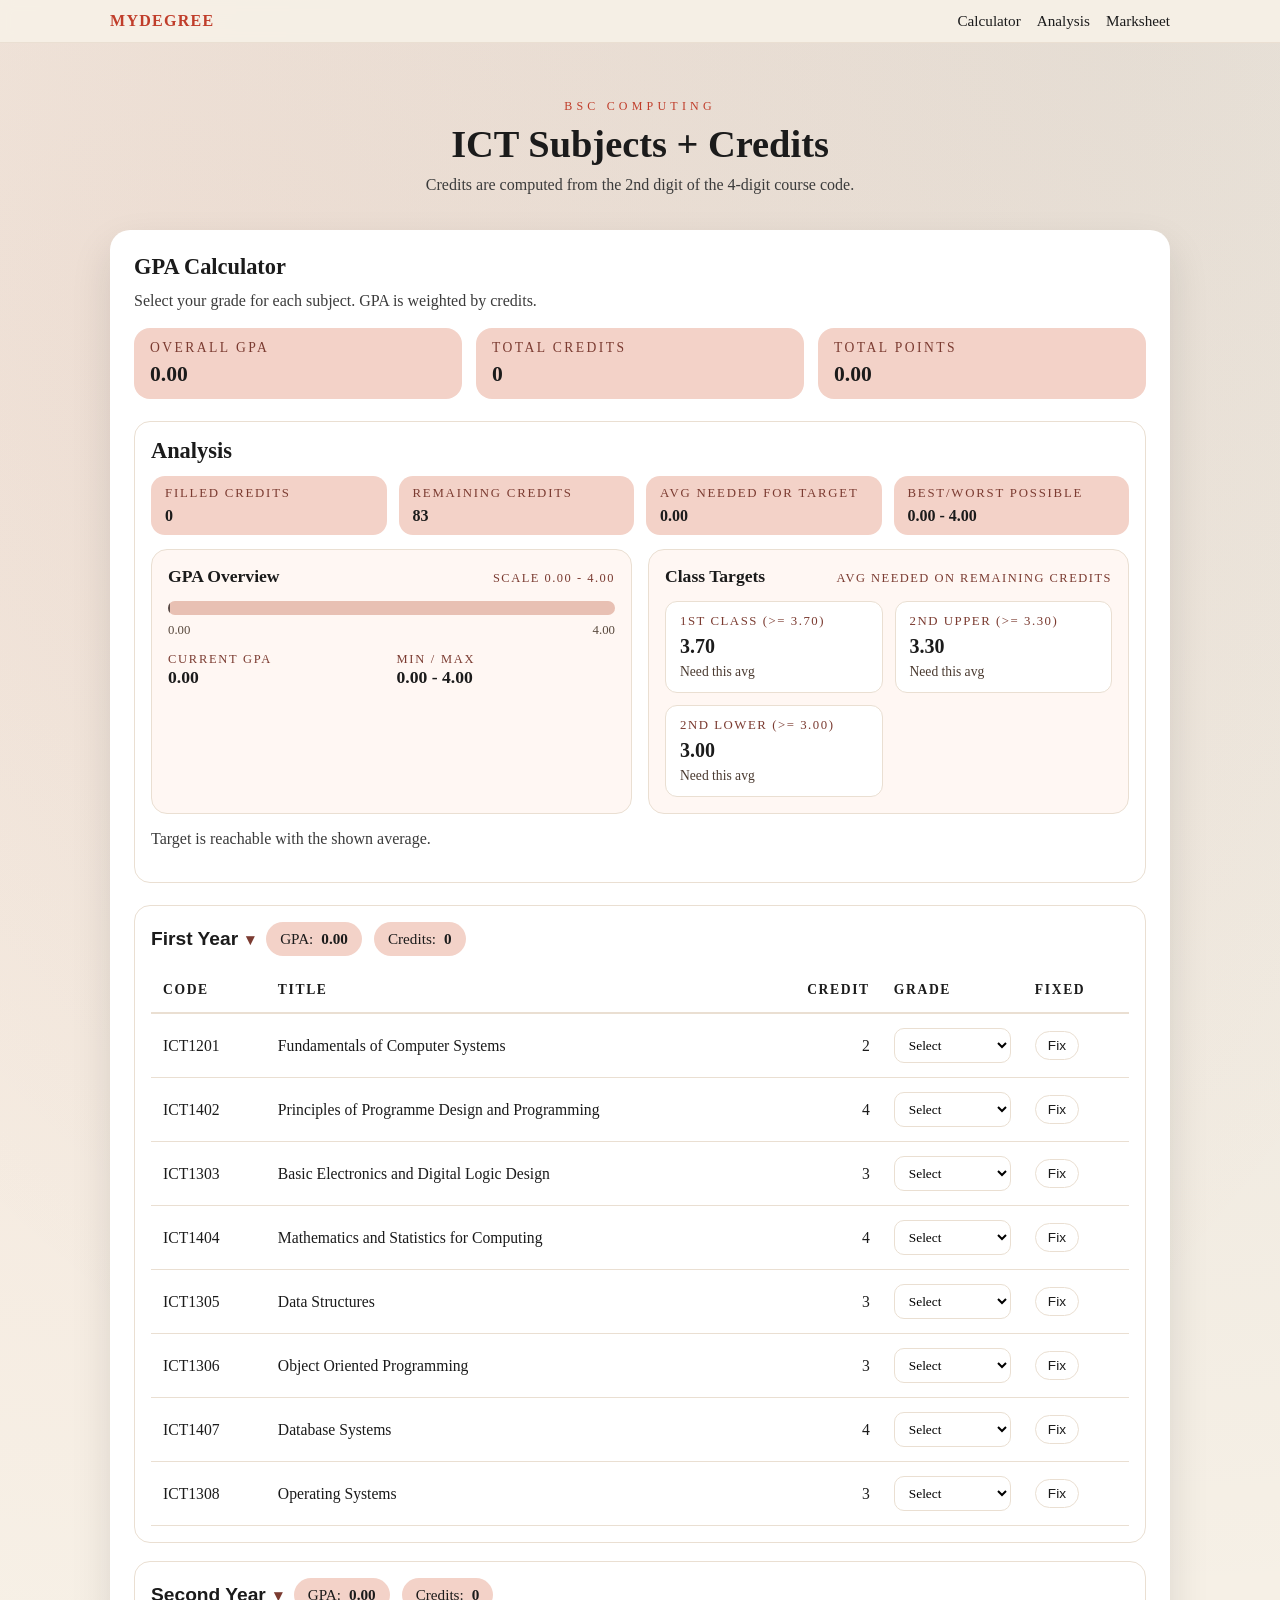
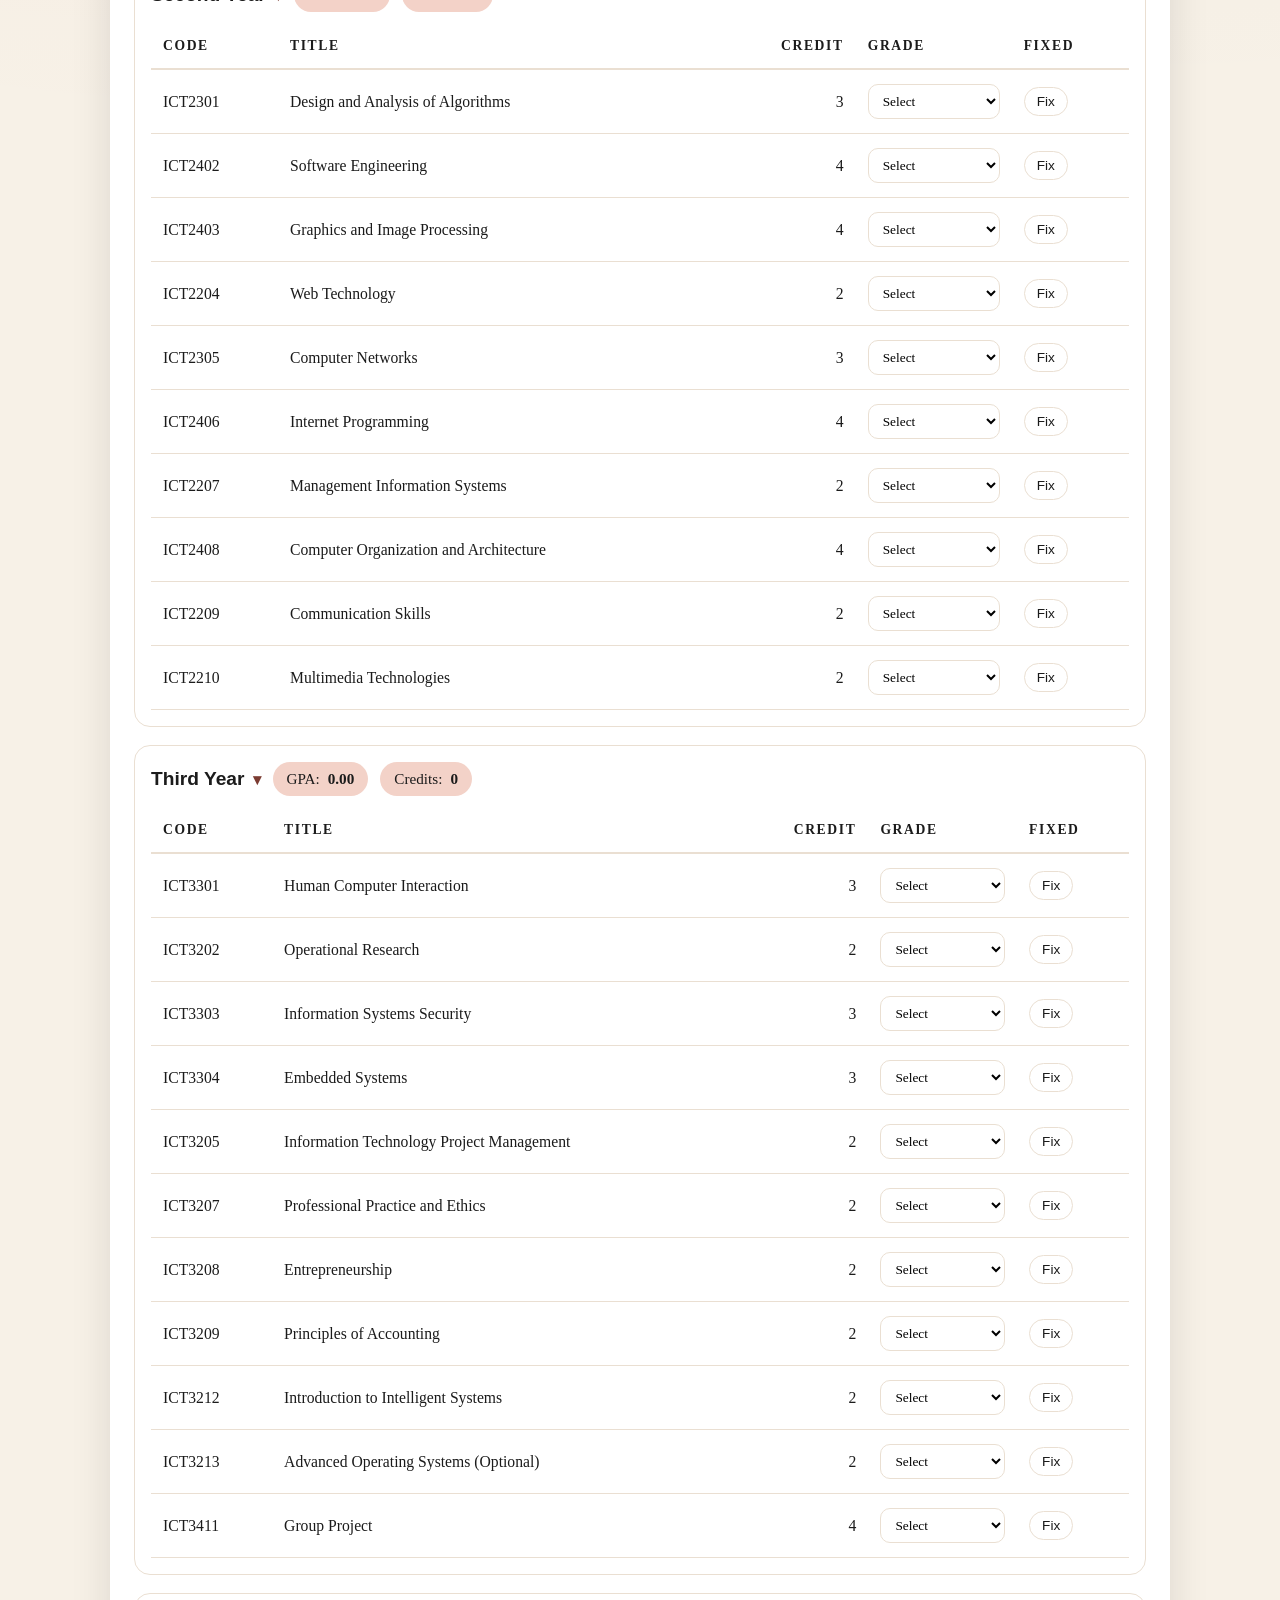
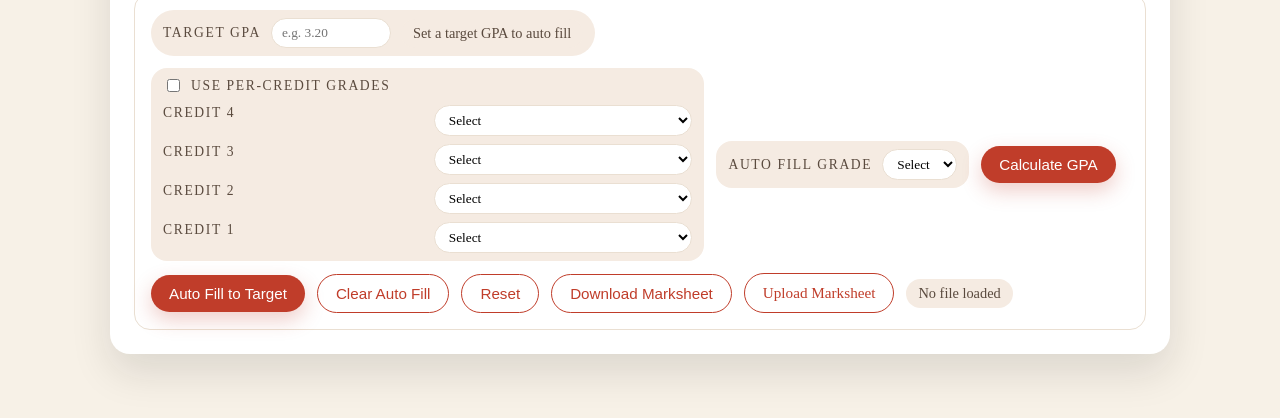
<file: index.html>
<!doctype html>
<html lang="en">
  <head>
    <meta charset="utf-8" />
    <meta name="viewport" content="width=device-width, initial-scale=1" />
    <title>ICT Subjects Credits</title>
    <link rel="stylesheet" href="styles.css" />
  </head>
  <body>
    <nav class="nav">
      <div class="nav__inner">
        <div class="brand">MyDegree</div>
        <div class="nav__links">
          <a href="#calculator">Calculator</a>
          <a href="analysis.html">Analysis</a>
          <a href="#marksheet">Marksheet</a>
        </div>
      </div>
    </nav>
    <header class="hero">
      <div class="hero__inner">
        <p class="eyebrow">BSc Computing</p>
        <h1>ICT Subjects + Credits</h1>
        <p class="subtitle">Credits are computed from the 2nd digit of the 4-digit course code.</p>
      </div>
    </header>

    <main class="container">
      <section class="card" id="calculator">
        <div class="card__head">
          <h2>GPA Calculator</h2>
        </div>
        <p class="note">Select your grade for each subject. GPA is weighted by credits.</p>

        <div class="gpa-summary">
          <div class="summary-card">
            <span>Overall GPA</span>
            <strong id="gpaValue">0.00</strong>
          </div>
          <div class="summary-card">
            <span>Total Credits</span>
            <strong id="gpaCredits">0</strong>
          </div>
          <div class="summary-card">
            <span>Total Points</span>
            <strong id="gpaPoints">0.00</strong>
          </div>
        </div>

        <section class="analysis" id="analysis">
          <div class="card__head">
            <h2>Analysis</h2>
          </div>
          <div class="analysis-grid">
            <div class="analysis-card">
              <span>Filled Credits</span>
              <strong id="analysisFilled">0</strong>
            </div>
            <div class="analysis-card">
              <span>Remaining Credits</span>
              <strong id="analysisRemaining">0</strong>
            </div>
            <div class="analysis-card">
              <span>Avg Needed for Target</span>
              <strong id="analysisNeed">0.00</strong>
            </div>
            <div class="analysis-card">
              <span>Best/Worst Possible</span>
              <strong id="analysisRange">0.00 - 0.00</strong>
            </div>
          </div>

          <div class="analysis-wide">
            <div class="analysis-panel">
              <div class="panel-head">
                <h3>GPA Overview</h3>
                <span class="panel-meta">Scale 0.00 - 4.00</span>
              </div>
              <div class="gpa-meter">
                <div class="gpa-track">
                  <div class="gpa-range" id="analysisRangeBar"></div>
                  <div class="gpa-fill" id="analysisGpaBar"></div>
                  <div class="gpa-marker" id="analysisTargetMarker"></div>
                </div>
                <div class="gpa-legend">
                  <span>0.00</span>
                  <span>4.00</span>
                </div>
              </div>
              <div class="gpa-lines">
                <div>
                  <span>Current GPA</span>
                  <strong id="analysisGpaLine">0.00</strong>
                </div>
                <div>
                  <span>Min / Max</span>
                  <strong id="analysisRangeLine">0.00 - 0.00</strong>
                </div>
              </div>
            </div>

            <div class="analysis-panel">
              <div class="panel-head">
                <h3>Class Targets</h3>
                <span class="panel-meta">Avg needed on remaining credits</span>
              </div>
              <div class="class-grid">
                <div class="class-card">
                  <span>1st Class (>= 3.70)</span>
                  <strong id="analysisFirstAvg">0.00</strong>
                  <em id="analysisFirstNote">-</em>
                </div>
                <div class="class-card">
                  <span>2nd Upper (>= 3.30)</span>
                  <strong id="analysisSecondUpperAvg">0.00</strong>
                  <em id="analysisSecondUpperNote">-</em>
                </div>
                <div class="class-card">
                  <span>2nd Lower (>= 3.00)</span>
                  <strong id="analysisSecondLowerAvg">0.00</strong>
                  <em id="analysisSecondLowerNote">-</em>
                </div>
              </div>
            </div>
          </div>

          <p class="note" id="analysisNote">Set a target GPA to see the required average.</p>
        </section>

        <div id="gpaTables"></div>

        <div class="actions" id="marksheet">
          <div class="target">
            <label for="targetGpa">Target GPA</label>
            <input id="targetGpa" type="number" step="0.01" min="0" max="4" placeholder="e.g. 3.20" />
            <div class="status" id="targetStatus">Set a target GPA to auto fill</div>
          </div>
          <div class="auto-credit">
            <label class="checkbox">
              <input id="useCreditMap" type="checkbox" />
              Use per-credit grades
            </label>
            <div class="credit-map">
              <label for="credit4">Credit 4</label>
              <select id="credit4">
                <option value="">Select</option>
                <option value="A+">A+</option>
                <option value="A">A</option>
                <option value="A-">A-</option>
                <option value="B+">B+</option>
                <option value="B">B</option>
                <option value="B-">B-</option>
                <option value="C+">C+</option>
                <option value="C">C</option>
                <option value="C-">C-</option>
                <option value="D+">D+</option>
                <option value="D">D</option>
                <option value="F">F</option>
              </select>
              <label for="credit3">Credit 3</label>
              <select id="credit3">
                <option value="">Select</option>
                <option value="A+">A+</option>
                <option value="A">A</option>
                <option value="A-">A-</option>
                <option value="B+">B+</option>
                <option value="B">B</option>
                <option value="B-">B-</option>
                <option value="C+">C+</option>
                <option value="C">C</option>
                <option value="C-">C-</option>
                <option value="D+">D+</option>
                <option value="D">D</option>
                <option value="F">F</option>
              </select>
              <label for="credit2">Credit 2</label>
              <select id="credit2">
                <option value="">Select</option>
                <option value="A+">A+</option>
                <option value="A">A</option>
                <option value="A-">A-</option>
                <option value="B+">B+</option>
                <option value="B">B</option>
                <option value="B-">B-</option>
                <option value="C+">C+</option>
                <option value="C">C</option>
                <option value="C-">C-</option>
                <option value="D+">D+</option>
                <option value="D">D</option>
                <option value="F">F</option>
              </select>
              <label for="credit1">Credit 1</label>
              <select id="credit1">
                <option value="">Select</option>
                <option value="A+">A+</option>
                <option value="A">A</option>
                <option value="A-">A-</option>
                <option value="B+">B+</option>
                <option value="B">B</option>
                <option value="B-">B-</option>
                <option value="C+">C+</option>
                <option value="C">C</option>
                <option value="C-">C-</option>
                <option value="D+">D+</option>
                <option value="D">D</option>
                <option value="F">F</option>
              </select>
            </div>
          </div>
          <div class="auto-fill">
            <label for="autoGrade">Auto fill grade</label>
            <select id="autoGrade">
              <option value="">Select</option>
              <option value="A+">A+</option>
              <option value="A">A</option>
              <option value="A-">A-</option>
              <option value="B+">B+</option>
              <option value="B">B</option>
              <option value="B-">B-</option>
              <option value="C+">C+</option>
              <option value="C">C</option>
              <option value="C-">C-</option>
              <option value="D+">D+</option>
              <option value="D">D</option>
              <option value="F">F</option>
            </select>
          </div>
          <button class="btn" id="calcGpa">Calculate GPA</button>
          <button class="btn" id="autoFill" type="button">Auto Fill to Target</button>
          <button class="btn btn--ghost" id="clearAutoFill" type="button">Clear Auto Fill</button>
          <button class="btn btn--ghost" id="resetGpa" type="button">Reset</button>
          <button class="btn btn--ghost" id="downloadSheet" type="button">Download Marksheet</button>
          <label class="btn btn--ghost" for="uploadSheet">Upload Marksheet</label>
          <input id="uploadSheet" type="file" accept="application/json" hidden />
          <div class="status" id="sheetStatus">No file loaded</div>
        </div>
      </section>
    </main>

    <script src="app.js"></script>
  </body>
</html>
</file>
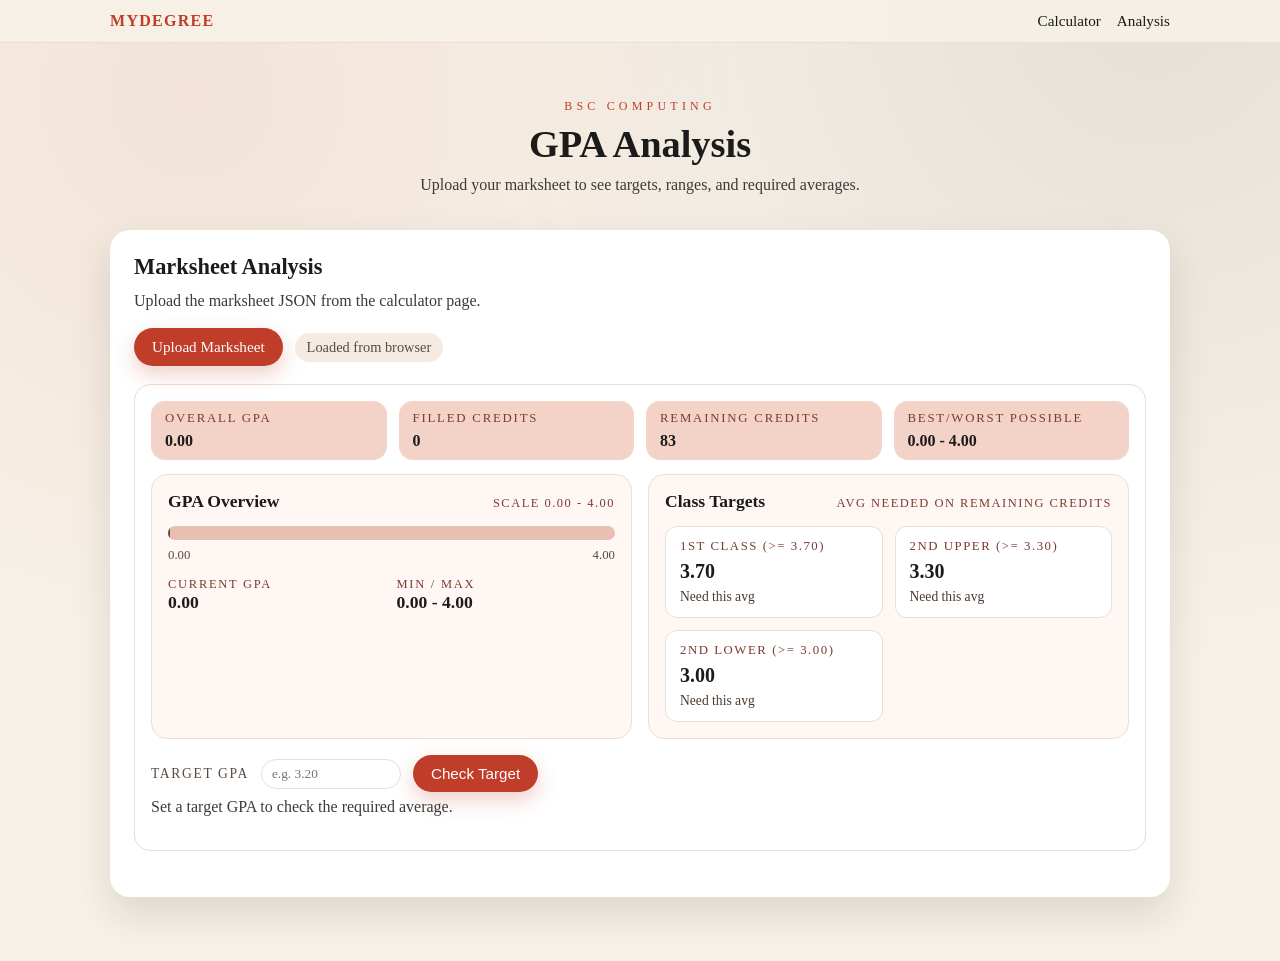
<file: analysis.html>
<!doctype html>
<html lang="en">
  <head>
    <meta charset="utf-8" />
    <meta name="viewport" content="width=device-width, initial-scale=1" />
    <title>GPA Analysis</title>
    <link rel="stylesheet" href="styles.css" />
  </head>
  <body>
    <nav class="nav">
      <div class="nav__inner">
        <div class="brand">MyDegree</div>
        <div class="nav__links">
          <a href="index.html">Calculator</a>
          <a href="analysis.html">Analysis</a>
        </div>
      </div>
    </nav>

    <header class="hero">
      <div class="hero__inner">
        <p class="eyebrow">BSc Computing</p>
        <h1>GPA Analysis</h1>
        <p class="subtitle">Upload your marksheet to see targets, ranges, and required averages.</p>
      </div>
    </header>

    <main class="container">
      <section class="card">
        <div class="card__head">
          <h2>Marksheet Analysis</h2>
        </div>
        <p class="note">Upload the marksheet JSON from the calculator page.</p>

        <div class="analysis-actions">
          <label class="btn" for="analysisUpload">Upload Marksheet</label>
          <input id="analysisUpload" type="file" accept="application/json" hidden />
          <div class="status" id="analysisStatus">No file loaded</div>
        </div>

        <div class="analysis" id="analysis">
          <div class="analysis-grid">
            <div class="analysis-card">
              <span>Overall GPA</span>
              <strong id="analysisGpa">0.00</strong>
            </div>
            <div class="analysis-card">
              <span>Filled Credits</span>
              <strong id="analysisFilled">0</strong>
            </div>
            <div class="analysis-card">
              <span>Remaining Credits</span>
              <strong id="analysisRemaining">0</strong>
            </div>
            <div class="analysis-card">
              <span>Best/Worst Possible</span>
              <strong id="analysisRange">0.00 - 0.00</strong>
            </div>
          </div>

          <div class="analysis-wide">
            <div class="analysis-panel">
              <div class="panel-head">
                <h3>GPA Overview</h3>
                <span class="panel-meta">Scale 0.00 - 4.00</span>
              </div>
              <div class="gpa-meter">
                <div class="gpa-track">
                  <div class="gpa-range" id="analysisRangeBar"></div>
                  <div class="gpa-fill" id="analysisGpaBar"></div>
                  <div class="gpa-marker" id="analysisTargetMarker"></div>
                </div>
                <div class="gpa-legend">
                  <span>0.00</span>
                  <span>4.00</span>
                </div>
              </div>
              <div class="gpa-lines">
                <div>
                  <span>Current GPA</span>
                  <strong id="analysisGpaLine">0.00</strong>
                </div>
                <div>
                  <span>Min / Max</span>
                  <strong id="analysisRangeLine">0.00 - 0.00</strong>
                </div>
              </div>
            </div>

            <div class="analysis-panel">
              <div class="panel-head">
                <h3>Class Targets</h3>
                <span class="panel-meta">Avg needed on remaining credits</span>
              </div>
              <div class="class-grid">
                <div class="class-card">
                  <span>1st Class (>= 3.70)</span>
                  <strong id="analysisFirstAvg">0.00</strong>
                  <em id="analysisFirstNote">-</em>
                </div>
                <div class="class-card">
                  <span>2nd Upper (>= 3.30)</span>
                  <strong id="analysisSecondUpperAvg">0.00</strong>
                  <em id="analysisSecondUpperNote">-</em>
                </div>
                <div class="class-card">
                  <span>2nd Lower (>= 3.00)</span>
                  <strong id="analysisSecondLowerAvg">0.00</strong>
                  <em id="analysisSecondLowerNote">-</em>
                </div>
              </div>
            </div>
          </div>

          <div class="target-row">
            <label for="analysisTarget">Target GPA</label>
            <input id="analysisTarget" type="number" step="0.01" min="0" max="4" placeholder="e.g. 3.20" />
            <button class="btn" id="analysisCheck" type="button">Check Target</button>
          </div>
          <p class="note" id="analysisNote">Upload a marksheet to see analysis.</p>
        </div>
      </section>
    </main>

    <script src="analysis.js"></script>
  </body>
</html>
</file>
<file: styles.css>
:root {
  --bg: #f7f1e7;
  --ink: #1b1b1b;
  --accent: #c03d2a;
  --accent-soft: #f3d2c8;
  --card: #ffffff;
  --grid: #eadfd2;
  --shadow: 0 18px 40px rgba(27, 27, 27, 0.12);
}

* {
  box-sizing: border-box;
}

body {
  margin: 0;
  font-family: "Georgia", "Times New Roman", serif;
  color: var(--ink);
  background:
    radial-gradient(circle at 15% 10%, rgba(192, 61, 42, 0.08), transparent 40%),
    radial-gradient(circle at 90% 0%, rgba(27, 27, 27, 0.08), transparent 45%),
    var(--bg);
}

.nav {
  position: sticky;
  top: 0;
  z-index: 20;
  backdrop-filter: blur(6px);
  background: rgba(247, 241, 231, 0.9);
  border-bottom: 1px solid var(--grid);
}

.nav__inner {
  max-width: 1100px;
  margin: 0 auto;
  padding: 12px 20px;
  display: flex;
  align-items: center;
  justify-content: space-between;
  gap: 16px;
}

.brand {
  font-weight: 700;
  letter-spacing: 0.08em;
  text-transform: uppercase;
  color: var(--accent);
}

.nav__links {
  display: flex;
  flex-wrap: wrap;
  gap: 16px;
}

.nav__links a {
  text-decoration: none;
  color: var(--ink);
  font-size: 0.95rem;
}

.hero {
  padding: 56px 20px 36px;
  text-align: center;
}

.hero__inner {
  max-width: 900px;
  margin: 0 auto;
}

.eyebrow {
  margin: 0 0 8px;
  text-transform: uppercase;
  letter-spacing: 0.35em;
  font-size: 12px;
  color: var(--accent);
}

h1 {
  margin: 0 0 10px;
  font-size: clamp(2.2rem, 3vw, 3.6rem);
}

.subtitle {
  margin: 0;
  font-size: 1rem;
  color: #3b3b3b;
}

.container {
  max-width: 1100px;
  margin: 0 auto 64px;
  padding: 0 20px;
}

.card {
  background: var(--card);
  border-radius: 20px;
  padding: 24px;
  box-shadow: var(--shadow);
}

.card__head {
  display: flex;
  flex-wrap: wrap;
  justify-content: space-between;
  align-items: center;
  gap: 12px;
  margin-bottom: 12px;
}

.card__head h2 {
  margin: 0;
  font-size: 1.4rem;
}

.totals {
  display: flex;
  align-items: baseline;
  gap: 8px;
  font-size: 0.95rem;
  background: var(--accent-soft);
  padding: 8px 14px;
  border-radius: 999px;
}

.table-wrap {
  overflow-x: auto;
}

.note {
  margin: 0 0 18px;
  color: #3b3b3b;
}


.gpa-summary {
  display: grid;
  grid-template-columns: repeat(auto-fit, minmax(180px, 1fr));
  gap: 14px;
  margin-bottom: 22px;
}

.analysis {
  margin: 12px 0 22px;
  padding: 16px;
  border-radius: 16px;
  border: 1px solid var(--grid);
  background: #fff;
}

.analysis-grid {
  display: grid;
  grid-template-columns: repeat(auto-fit, minmax(180px, 1fr));
  gap: 12px;
  margin-bottom: 10px;
}

.analysis-card {
  background: var(--accent-soft);
  border-radius: 14px;
  padding: 10px 14px;
  display: flex;
  flex-direction: column;
  gap: 6px;
}

.analysis-card span {
  font-size: 0.8rem;
  text-transform: uppercase;
  letter-spacing: 0.14em;
  color: #7b3b31;
}

.analysis-wide {
  display: grid;
  grid-template-columns: repeat(auto-fit, minmax(260px, 1fr));
  gap: 16px;
  margin: 14px 0 16px;
}

.analysis-panel {
  border: 1px solid var(--grid);
  border-radius: 16px;
  padding: 16px;
  background: #fff7f3;
  display: flex;
  flex-direction: column;
  gap: 14px;
}

.panel-head {
  display: flex;
  align-items: baseline;
  justify-content: space-between;
  gap: 12px;
}

.panel-head h3 {
  margin: 0;
  font-size: 1.1rem;
}

.panel-meta {
  font-size: 0.78rem;
  text-transform: uppercase;
  letter-spacing: 0.12em;
  color: #7b3b31;
}

.gpa-meter {
  display: flex;
  flex-direction: column;
  gap: 8px;
}

.gpa-track {
  position: relative;
  height: 14px;
  border-radius: 999px;
  background: #f1e1d5;
  overflow: hidden;
}

.gpa-range {
  position: absolute;
  top: 0;
  height: 100%;
  background: rgba(192, 61, 42, 0.2);
}

.gpa-fill {
  position: absolute;
  top: 0;
  height: 100%;
  background: var(--accent);
  border-radius: 999px;
  transition: width 0.3s ease;
}

.gpa-marker {
  position: absolute;
  top: -6px;
  width: 2px;
  height: 26px;
  background: #1b1b1b;
  opacity: 0.7;
}

.gpa-legend {
  display: flex;
  justify-content: space-between;
  font-size: 0.8rem;
  color: #5a4a3e;
}

.gpa-lines {
  display: grid;
  grid-template-columns: repeat(auto-fit, minmax(140px, 1fr));
  gap: 10px;
}

.gpa-lines span {
  display: block;
  font-size: 0.78rem;
  text-transform: uppercase;
  letter-spacing: 0.14em;
  color: #7b3b31;
}

.gpa-lines strong {
  font-size: 1.1rem;
}

.class-grid {
  display: grid;
  grid-template-columns: repeat(auto-fit, minmax(170px, 1fr));
  gap: 12px;
}

.class-card {
  background: #fff;
  border-radius: 12px;
  padding: 12px 14px;
  border: 1px solid var(--grid);
  display: flex;
  flex-direction: column;
  gap: 6px;
}

.class-card span {
  font-size: 0.8rem;
  text-transform: uppercase;
  letter-spacing: 0.12em;
  color: #7b3b31;
}

.class-card strong {
  font-size: 1.25rem;
}

.class-card em {
  font-style: normal;
  font-size: 0.85rem;
  color: #4a3a30;
}

.analysis-actions {
  display: flex;
  flex-wrap: wrap;
  gap: 12px;
  align-items: center;
  margin-bottom: 18px;
}

.target-row {
  display: flex;
  flex-wrap: wrap;
  gap: 12px;
  align-items: center;
  margin: 10px 0 6px;
}

.target-row label {
  font-size: 0.85rem;
  text-transform: uppercase;
  letter-spacing: 0.12em;
  color: #5a4a3e;
}

.target-row input {
  width: 140px;
  padding: 6px 10px;
  border-radius: 999px;
  border: 1px solid var(--grid);
  font-family: inherit;
}

.summary-card {
  background: var(--accent-soft);
  border-radius: 16px;
  padding: 12px 16px;
  display: flex;
  flex-direction: column;
  gap: 6px;
}

.summary-card span {
  font-size: 0.85rem;
  text-transform: uppercase;
  letter-spacing: 0.18em;
  color: #7b3b31;
}

.summary-card strong {
  font-size: 1.35rem;
}

.year-block {
  border: 1px solid var(--grid);
  border-radius: 16px;
  padding: 16px;
  margin-bottom: 18px;
  background: #fff;
}

.year-head {
  display: flex;
  flex-wrap: wrap;
  align-items: center;
  gap: 12px;
  margin-bottom: 12px;
}

.year-toggle {
  border: none;
  background: transparent;
  font-size: 1.2rem;
  font-weight: 700;
  color: var(--ink);
  cursor: pointer;
  padding: 0;
  display: flex;
  align-items: center;
  gap: 8px;
}

.year-toggle::after {
  content: "▾";
  font-size: 1rem;
  color: #7b3b31;
}

.year-block.is-collapsed .year-toggle::after {
  content: "▸";
}

.year-block.is-collapsed .table-wrap {
  display: none;
}

table {
  width: 100%;
  border-collapse: collapse;
  min-width: 640px;
}

thead th {
  text-align: left;
  font-size: 0.85rem;
  text-transform: uppercase;
  letter-spacing: 0.12em;
  padding: 14px 12px;
  border-bottom: 2px solid var(--grid);
}

tbody td {
  padding: 14px 12px;
  border-bottom: 1px solid var(--grid);
  font-size: 0.98rem;
}

tbody tr:hover {
  background: rgba(192, 61, 42, 0.06);
}

.is-fixed-row {
  background: rgba(192, 61, 42, 0.1);
}

.grade-select {
  width: 100%;
  max-width: 140px;
  padding: 8px 10px;
  border-radius: 10px;
  border: 1px solid var(--grid);
  background: #fff;
  font-family: inherit;
}

.fix-btn {
  border: 1px solid var(--grid);
  background: #fff;
  color: var(--ink);
  padding: 6px 12px;
  border-radius: 999px;
  font-size: 0.85rem;
  cursor: pointer;
}

.fix-btn.is-fixed {
  border-color: var(--accent);
  background: var(--accent-soft);
  color: #7b3b31;
}

.actions {
  margin-top: 18px;
  display: flex;
  flex-wrap: wrap;
  gap: 12px;
  align-items: center;
  justify-content: flex-start;
  padding: 16px;
  border-radius: 16px;
  border: 1px solid var(--grid);
  background: #fff;
}

.target {
  display: flex;
  flex-wrap: wrap;
  align-items: center;
  gap: 10px;
  padding: 8px 12px;
  border-radius: 999px;
  background: #f5ebe2;
}

.target label {
  font-size: 0.85rem;
  text-transform: uppercase;
  letter-spacing: 0.12em;
  color: #5a4a3e;
}

.target input {
  width: 120px;
  padding: 6px 10px;
  border-radius: 999px;
  border: 1px solid var(--grid);
  font-family: inherit;
}

.auto-fill,
.auto-credit {
  display: flex;
  flex-wrap: wrap;
  align-items: center;
  gap: 10px;
  padding: 8px 12px;
  border-radius: 16px;
  background: #f5ebe2;
}

.auto-fill label,
.auto-credit label {
  font-size: 0.85rem;
  text-transform: uppercase;
  letter-spacing: 0.12em;
  color: #5a4a3e;
}

.auto-fill select,
.auto-credit select {
  padding: 6px 10px;
  border-radius: 999px;
  border: 1px solid var(--grid);
  background: #fff;
  font-family: inherit;
}

.checkbox {
  display: flex;
  align-items: center;
  gap: 8px;
  text-transform: none;
  letter-spacing: normal;
}

.credit-map {
  display: grid;
  grid-template-columns: repeat(2, minmax(140px, 1fr));
  gap: 8px 12px;
  width: 100%;
}

.btn {
  border: none;
  background: var(--accent);
  color: #fff;
  padding: 10px 18px;
  border-radius: 999px;
  font-size: 0.95rem;
  cursor: pointer;
  transition: transform 120ms ease, box-shadow 120ms ease;
  box-shadow: 0 8px 20px rgba(192, 61, 42, 0.25);
}

.btn:hover {
  transform: translateY(-1px);
}

.btn--ghost {
  background: transparent;
  color: var(--accent);
  border: 1px solid var(--accent);
  box-shadow: none;
}

.status {
  font-size: 0.9rem;
  color: #5a4a3e;
  padding: 6px 12px;
  border-radius: 999px;
  background: #f5ebe2;
}

.num {
  text-align: right;
}

@media (max-width: 720px) {
  .hero {
    padding-top: 40px;
  }

  .card {
    padding: 18px;
  }
}
</file>
